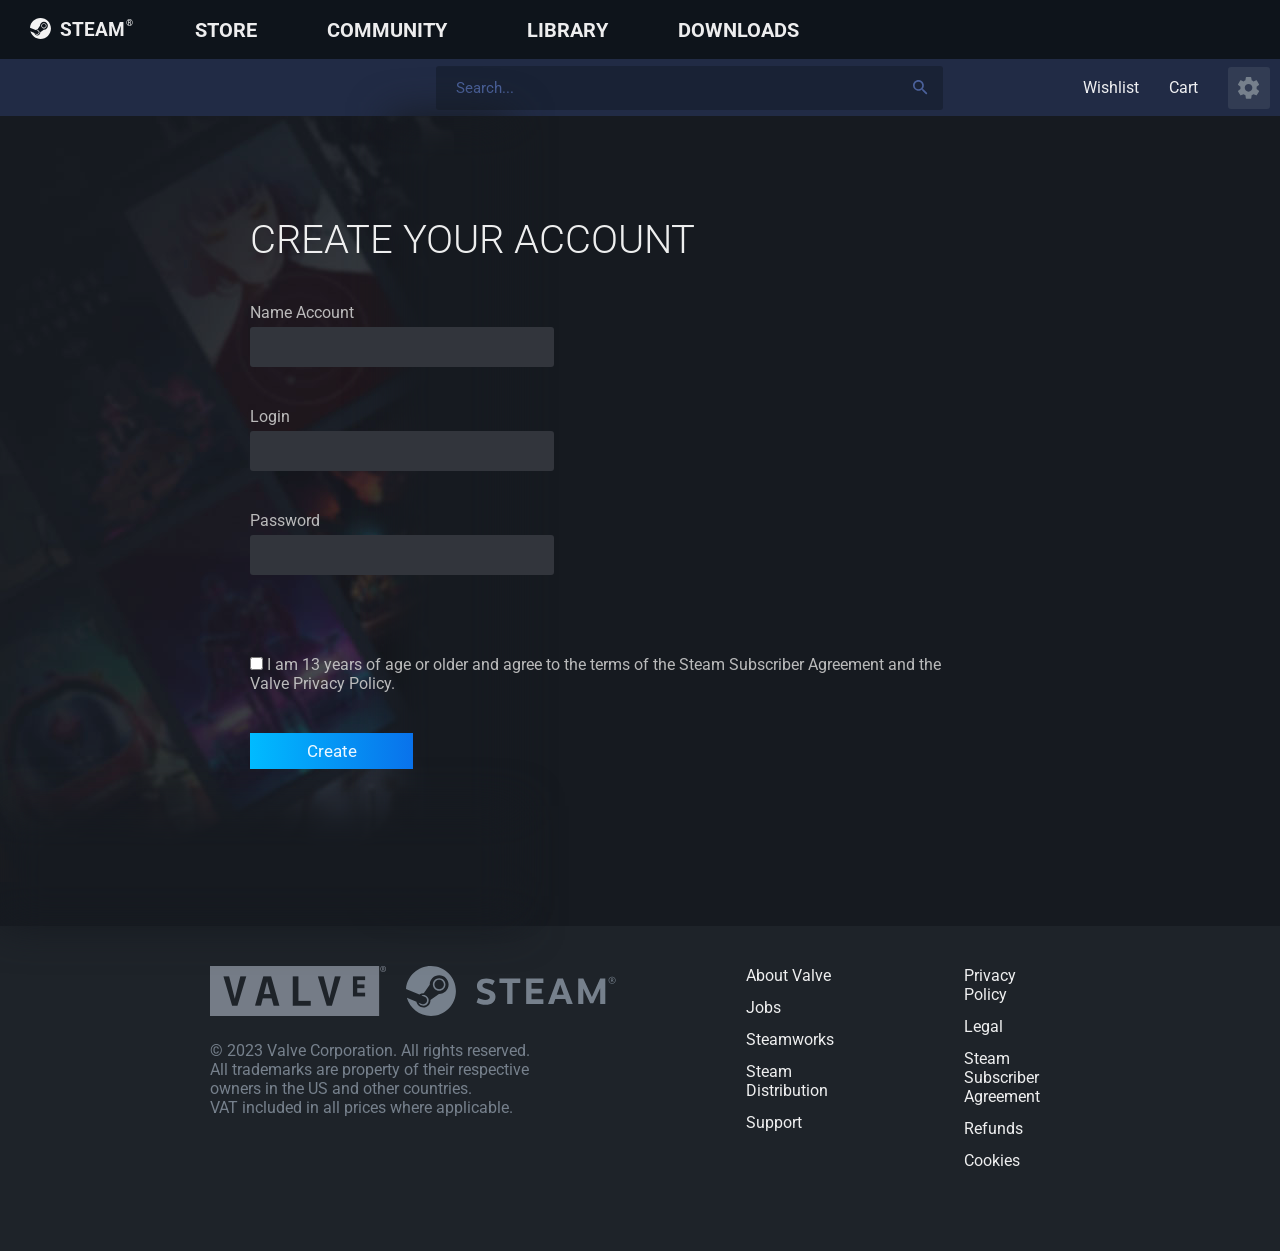
<file: steam_create/steam_create.html>
<!DOCTYPE html>
<html lang="en">

<head>
    <meta charset="UTF-8">
    <meta name="viewport" content="width=device-width, initial-scale=1.0">
    <title>Document</title>
    <link rel="stylesheet" href="/steam_create/css/style-steam_create.css">
</head>

<body>
    <header class="steam__header">
        <!-- Header up -->
        <div class="header__up">
            <!-- Header logo -->
            <div class="header__logo">
                <img src="/img/header/logo/logo-steam.svg" alt="steam-logo" class="header__logo-img">
                <p class="header__logo-name">STEAM</p>
                <p class="header__logo-name-r">®</p>
            </div>
            <!-- Header Nav -->
            <nav class="header__nav">
                
                <ul class="header__nav-list">
                    <ol class="header__link"><a href="/index.html" class="header__link-item header__link-store">Store</a></ol>
                    <ol class="header__link"><a href="#" class="header__link-item header__link-community">Community</a>
                    </ol>
                    <ol class="header__link"><a href="#" class="header__link-item header__link-name">XXXXXX</a></ol>
                    <ol class="header__link"><a href="#" class="header__link-item header__link-library">Library</a></ol>
                    <ol class="header__link"><a href="#" class="header__link-item header__link-download">Downloads</a>
                    </ol>
                </ul>
            </nav>
            <!-- Header Acc -->
            <div class="header__acc-group">
                <div class="header__acc">
                    <img src="/img/header/avatar/ava_1.png" alt="" class="header__acc-image">
                    <a class="header__acc-name" href="/steam_sign-in/steam_sign-in.html">Login</a>
                    <p class="header__acc-balance">$5.46</p>
                    <img src="/img/header/acc group/vector-down.svg" alt="" class="header__acc-down">
                </div>
            </div>
            <div class="header__help-and-view">
                <a href="#" class="header__help">Help</a>
                <a href="#" class="header__view">View <img src="/img/header/acc group/vector-down-ser.svg" alt=""></a>
            </div>
        </div>
        <!-- Header down -->
        <div class="header__down">
            <!-- Header search -->
            <form class="header__search-form">
                <input type="text" placeholder="Search..." class="headre__store-search">
                <img src="img/header/serch and options/search.svg" alt="loupe" class="headre__store-search-loupe">
            </form>
            <!-- Header options -->
            <div class="header__options">
                <a href="/steam_registration/steam_registration.html" class="header__options-group">Wishlist</a>
                <a href="/steam_registration/steam_registration.html" class="header__options-group">Cart</a>
                <a href="#" class="header__options-button"><img src="./img/header/serch and options/options.svg"
                        alt="options" class="header__options-image"></a>
            </div>
        </div>
    </header>
    <!-- Main -->
    <main class="main__reg_steam">
        <div class="main__bacground-blur-1"></div>
        <div class="main__bacground-blur-2"></div>

        <form class="main__reg_group">
            <div class="main__reg_eror">

            </div>
            <p class="main__reg_title">Create your account</p>
            <div class="zaglushka">
                <label for="name" class="main__reg_label">Name Account</label>
                <input type="text" class="main__reg_name reg_input" name="name_acc">
            </div>
            <div class="zaglushka">
                <label for="login" class="main__reg_label">Login</label>
                <input type="text" class="main__reg_login reg_input1" name="log_acc">
            </div>
            <div class="zaglushka">
                <label for="password" class="main__reg_label">Password</label>
                <input type="password" class="main__reg_password reg_input2" name="password_acc">
            </div>
            <div class="main__reg_human"></div>
            <div class="reg_input3">
            <input type="checkbox" name="checkbox" id="checkbox" onclick="checkboxwe()">
            <label for="checkbox" class="main__reg_label">I am 13 years of age or older and agree to the terms of the Steam Subscriber Agreement and the <br>Valve Privacy Policy.</label>
            </div>
            <button type="button" class="main__reg_button" onclick="addValue()">Create</button>
        </form>
    </main>
    <!-- Footer -->
    <footer class="steam__footer">
        <div class="footer__logo-group">
            <div class="footer__logo-image-group">
                <img src="/img/footer/valve_log.svg" alt="">
                <img src="/img/footer/steam_logo.svg" alt="">
            </div>
            <p class="footer__logo-text">© 2023 Valve Corporation. All rights reserved. <br> All trademarks are property
                of
                their respective <br> owners in the US and other countries. <br>
                VAT included in all prices where applicable.</p>
        </div>
        <ul class="footer__links">
            <ol><a href="#" class="footer__link">About Valve</a></ol>
            <ol><a href="#" class="footer__link">Jobs</a></ol>
            <ol><a href="#" class="footer__link">Steamworks</a></ol>
            <ol><a href="#" class="footer__link">Steam Distribution</a></ol>
            <ol><a href="#" class="footer__link">Support</a></ol>
        </ul>
        <ul class="footer__links">
            <ol><a href="#" class="footer__link">Privacy Policy</a></ol>
            <ol><a href="#" class="footer__link">Legal</a></ol>
            <ol><a href="#" class="footer__link">Steam Subscriber Agreement</a></ol>
            <ol><a href="#" class="footer__link">Refunds</a></ol>
            <ol><a href="#" class="footer__link">Cookies</a></ol>
        </ul>
        <div class="footer__mesage">
            <a href="#" class="footer__link-facebook"><img src="/img/footer/facebook_logo.svg" alt=""></a>
            <a href="#" class="footer__link-twitter"><img src="/img/footer/twitter_logo.svg" alt=""></a>
        </div>
    </footer>
</body>
<script src="/steam_create/js/js.js"></script>
</html>
</file>
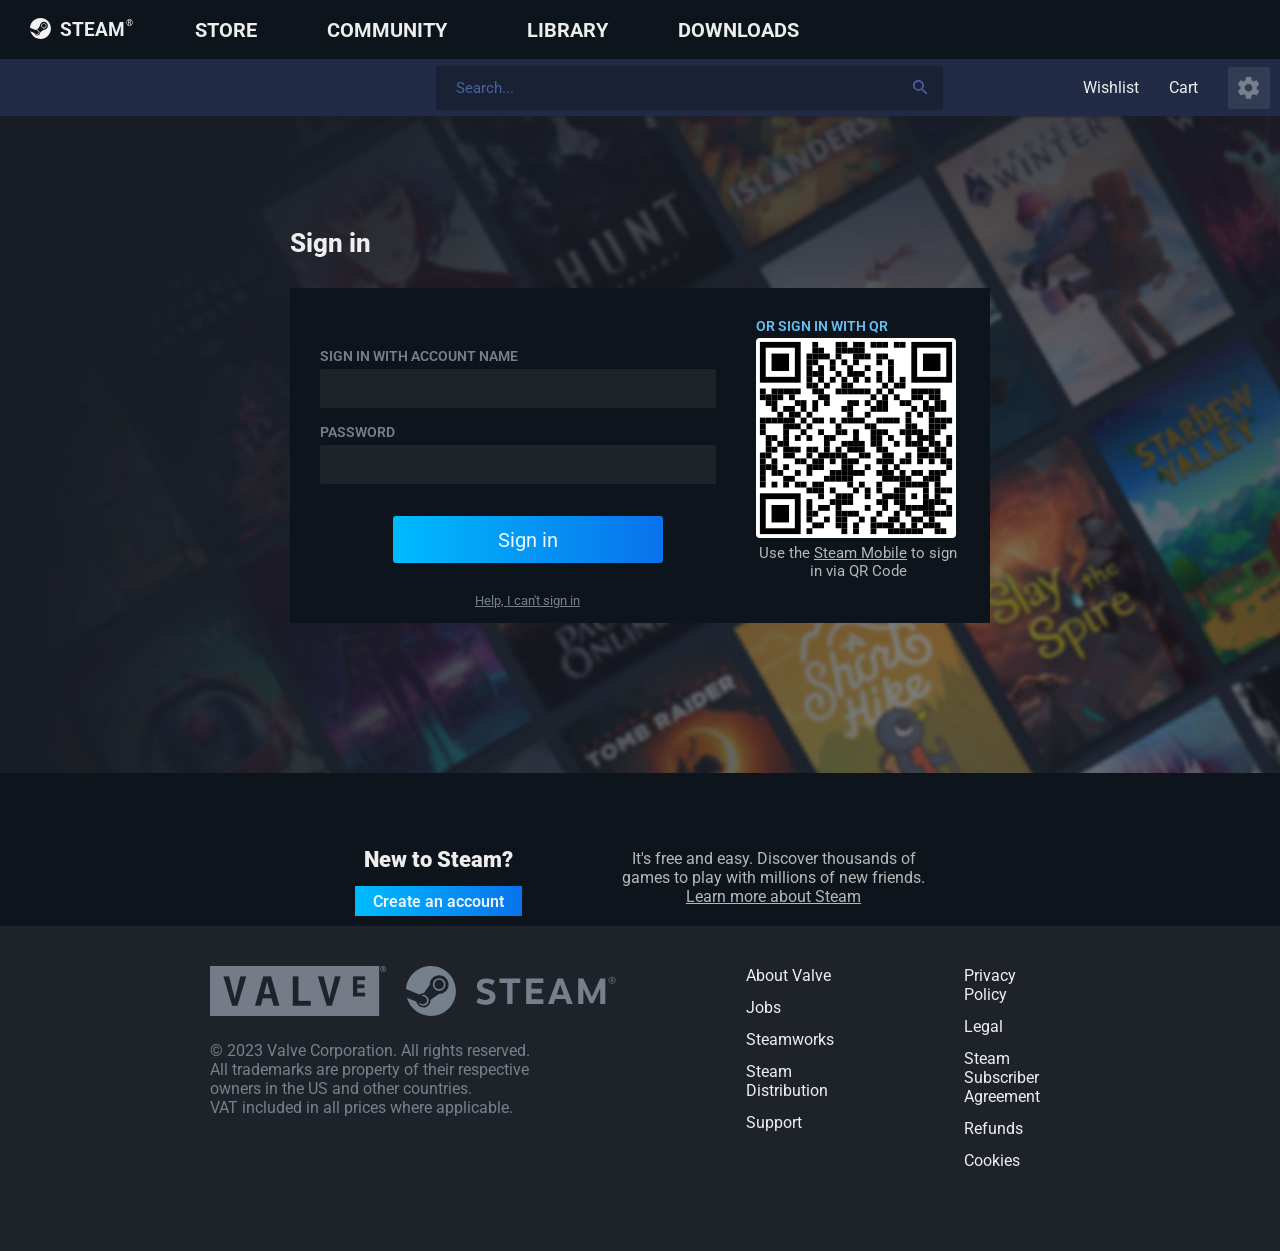
<file: steam_sign-in/steam_sign-in.html>
<!DOCTYPE html>
<html lang="en">

<head>
    <meta charset="UTF-8">
    <meta name="viewport" content="width=device-width, initial-scale=1.0">
    <title>Document</title>
    <link rel="stylesheet" href="./css/steam_sign-in.css">
</head>

<body>
    <header class="steam__header">
        <!-- Header up -->
        <div class="header__up">
            <!-- Header logo -->
            <div class="header__logo">
                <img src="/img/header/logo/logo-steam.svg" alt="steam-logo" class="header__logo-img">
                <p class="header__logo-name">STEAM</p>
                <p class="header__logo-name-r">®</p>
            </div>
            <!-- Header Nav -->
            <nav class="header__nav">
                <ul class="header__nav-list">
                    <ol class="header__link"><a href="#" class="header__link-item header__link-store">Store</a></ol>
                    <ol class="header__link"><a href="#" class="header__link-item header__link-community">Community</a>
                    </ol>
                    <ol class="header__link"><a href="#" class="header__link-item header__link-name">XXXXXX</a></ol>
                    <ol class="header__link"><a href="#" class="header__link-item header__link-library">Library</a></ol>
                    <ol class="header__link"><a href="#" class="header__link-item header__link-download">Downloads</a>
                    </ol>
                </ul>
            </nav>
            <!-- Header Acc -->
            <div class="header__acc-group">
                <div class="header__acc">
                    <img src="/img/header/avatar/ava_1.png" alt="" class="header__acc-image">
                    <a class="header__acc-name" href="/steam_registration/steam_registration.html">Login</a>
                    <p class="header__acc-balance">$5.46</p>
                    <img src="/img/header/acc group/vector-down.svg" alt="" class="header__acc-down">
                </div>
            </div>
            <div class="header__help-and-view">
                <a href="#" class="header__help">Help</a>
                <a href="#" class="header__view">View <img src="/img/header/acc group/vector-down-ser.svg" alt=""></a>
            </div>
        </div>
        <!-- Header down -->
        <div class="header__down">
            <!-- Header search -->
            <form class="header__search-form">
                <input type="text" placeholder="Search..." class="headre__store-search">
                <img src="img/header/serch and options/search.svg" alt="loupe" class="headre__store-search-loupe">
            </form>
            <!-- Header options -->
            <div class="header__options">
                <a href="/steam_registration/steam_registration.html" class="header__options-group">Wishlist</a>
                <a href="/steam_registration/steam_registration.html" class="header__options-group">Cart</a>
                <a href="#" class="header__options-button"><img src="./img/header/serch and options/options.svg"
                        alt="options" class="header__options-image"></a>
            </div>
        </div>
    </header>
    <!-- Main -->
    <main class="main__reg_steam">

        <div class="main__login_group">
            <p class="main__login_menu-title">Sign in</p>
            <div class="main__login_menu">
                <form class="main__login_sign_group">
                    <div class="zaglushka">
                        <label for="login" class="main__login_sign_label" id="login">Sign in with
                            account name</label>
                        <input type="text" name="login" class="main__login_sign_input main__login_sign_label-name">
                    </div>
                    <div class="zaglushka">
                        <label for="password" class="main__login_sign_label" id="password">password</label>
                        <input type="password" name="password" class="main__login_sign_input main__login_sign_label-password">
                    </div>
                    <div class="zaglushka_2">
                        <div class="aliha">Please check your password and account name and try again.</div>
                    </div>
                    <button type="button" onclick="Vivaarium()" class="main__login_sign_button">Sign in</button>
                    <a href="#" class="main__login_sign_help">Help, I can't sign in</a>
                </form>
                <div class="main__login_sign_qr-code-group">
                    <p class="main__login_sign_qr-code-title">Or sign in with QR</p>
                    <img src="img/main/qr-code/qrcode.svg" alt=""
                        class="main__login_sign_qr-code-image">
                    <p class="main__login_sign_qr-code-text">Use the <a href="#"
                            class="main__login_sign_qr-code-text-a">Steam Mobile</a> to sign in via QR Code</p>
                </div>
            </div>
        </div>
        <div class="main__reg_menu">
            <div class="main__reg-group">
                <p class="main__reg-title">New to Steam?</p>
                <a href="/steam_create/steam_create.html"><button class="main__reg-button">Create an account</button></a>
            </div>
            <p class="main__reg_menu-text">It's free and easy. Discover thousands of <br> games to play with millions of new
                friends. <br> <a href="" class="main__reg_menu-text-a">Learn more about Steam</a> </p>
        </div>
    </main>
    <!-- Footer -->
    <footer class="steam__footer">
        <div class="footer__logo-group">
            <div class="footer__logo-image-group">
                <img src="/img/footer/valve_log.svg" alt="">
                <img src="/img/footer/steam_logo.svg" alt="">
            </div>
            <p class="footer__logo-text">© 2023 Valve Corporation. All rights reserved. <br> All trademarks are property
                of
                their respective <br> owners in the US and other countries. <br>
                VAT included in all prices where applicable.</p>
        </div>
        <ul class="footer__links">
            <ol><a href="#" class="footer__link">About Valve</a></ol>
            <ol><a href="#" class="footer__link">Jobs</a></ol>
            <ol><a href="#" class="footer__link">Steamworks</a></ol>
            <ol><a href="#" class="footer__link">Steam Distribution</a></ol>
            <ol><a href="#" class="footer__link">Support</a></ol>
        </ul>
        <ul class="footer__links">
            <ol><a href="#" class="footer__link">Privacy Policy</a></ol>
            <ol><a href="#" class="footer__link">Legal</a></ol>
            <ol><a href="#" class="footer__link">Steam Subscriber Agreement</a></ol>
            <ol><a href="#" class="footer__link">Refunds</a></ol>
            <ol><a href="#" class="footer__link">Cookies</a></ol>
        </ul>
        <div class="footer__mesage">
            <a href="#" class="footer__link-facebook"><img src="/img/footer/facebook_logo.svg" alt=""></a>
            <a href="#" class="footer__link-twitter"><img src="/img/footer/twitter_logo.svg" alt=""></a>
        </div>
    </footer>
</body>
<script src="/steam_sign-in/js/js.js"></script>
</html>
</file>
<file: steam_create/css/style-steam_create.css>
@import url('https://fonts.googleapis.com/css2?family=Roboto:ital,wght@0,100..900;1,100..900&display=swap');

* {
    margin: 0;
    padding: 0;
    box-sizing: border-box;
    font-family: "Roboto", sans-serif;
    scrollbar-width: none;
}

body {
    background-color: #161a20;

}

/* Header */

/* Header up */
.header__up {
    width: 100%;
    height: 59px;
    display: flex;
    padding: 0px 30px;
    background-color: #0E141B;
    align-items: center;

}

/* Header Logo */
.header__logo {
    display: flex;
    align-items: start;
    color: rgba(255, 255, 255, 0.925);
    gap: 9px;
    position: relative;
}

.header__logo-img {
    width: 21px;
    height: 21px;
}

.header__logo-name {
    font-size: 19px;
    font-weight: 700;
}

.header__logo-name-r {
    font-size: 9px;
    position: absolute;
    margin-left: 96px;
}

/* Header Nav */
.header__nav-list {
    display: flex;
    gap: 70px;
    margin-left: 70px;
}

.header__link-item {
    font-size: 20px;
    font-weight: 700;
    color: rgba(255, 255, 255, 0.925);
    text-decoration: none;
    text-transform: uppercase;
}


/* Header Acc */
.header__acc-name {
    text-decoration: none;
}

.header__acc-balance {
    display: none;
}

.header__acc-down {
    display: none;
}

.header__acc-image {
    display: none;
}








.header__acc-group {
    display: flex;
    gap: 20px;
    margin-left: 720px;
    position: relative;
}

.header__acc-people {
    background-color: #1E2329;
    padding: 8px 16.5px;
    border-radius: 5px;
    display: flex;
    align-items: center;
}

.header__acc-notifications {
    background-color: #1E2329;
    padding: 8px 19.99px;
    border-radius: 5px;
    display: flex;
    align-items: center;
}

.header__acc-notifications-numbers {
    width: 18px;
    height: 18px;
    background-color: #66C0F4;
    position: absolute;
    border-radius: 100px;
    display: flex;
    align-items: center;
    justify-content: center;
    margin-left: 118px;
    margin-top: -3px;
    pointer-events: none;
}

.header__acc {

    border-radius: 5px;
    padding: 0px 8px 0px 4px;
    gap: 8px;
    display: flex;
    align-items: center;

}

.header__acc-name {
    font-size: 14px;
    color: rgba(255, 255, 255, 0.925);
}

.header__link-name {
    display: none;
}

.header__link-community {
    margin-right: -60px;
}

.header__acc-balance {
    color: #76808C;
}

.header__help-and-view {
    display: flex;
    margin-left: 20px;
    gap: 15px;
}

.header__help {
    text-decoration: none;
    color: #76808C;
}

.header__view {
    text-decoration: none;
    color: #76808C;
}

/* Header down */
.header__down {
    height: 57px;
    width: 100%;
    background-color: #212B45;
    display: flex;
    align-items: center;
    padding: 10px;
    justify-content: end;
    gap: 140px;
}

/* Header nav */
.header__store-list {
    display: flex;
    align-items: center;
    gap: 50px;
}

.header__store-item {
    text-decoration: none;
    color: rgba(255, 255, 255, 0.925);
    font-weight: 300;
    border-radius: 3px;
    font-size: 17px;
}

.header__store-home {
    padding: 12.5px 29px;
    background-color: #4B619B;
}

/* Header Search */
.header__search-form {
    position: relative;
}

.headre__store-search {
    width: 507px;
    height: 44px;
    border: none;
    border-radius: 3px;
    background-color: #0e141b62;
    padding: 0px 20px;
    font-size: 15px;
    color: rgba(255, 255, 255, 0.925);
    outline: none;

}

.headre__store-search::placeholder {
    color: #4B619B;
}

.headre__store-search-loupe {
    position: absolute;
    margin-left: -30px;
    margin-top: 14px;
}

/* Header options */
.header__options {
    display: flex;
    align-items: center;
    gap: 30px;
}

.header__options-group {
    color: rgba(255, 255, 255, 0.925);
    text-decoration: none;
}

.header__options-button {
    padding: 10px;
    background-color: #76808c31;
    display: flex;
    align-items: center;
    border-radius: 3px;
}

/* Main */
.main__reg_steam {
    width: 100%;
    height: 810px;
    background-image: url("/steam_create/img/main/bakcground/image 2.png");
    display: flex;
    background-repeat: no-repeat;
    position: relative;

}
.main__reg_steam_activ {
    width: 100%;
    height: 912px;
    background-image: url("/steam_create/img/main/bakcground/image 2.png");
    display: flex;
    background-repeat: no-repeat;
    position: relative;

}

.main__bacground-blur-1 {
    width: 120px;
    position: absolute;
    filter: blur(20px);
    height: 780px;
    background-color: #161a20;
    margin-left: 390px;
}

.main__bacground-blur-2 {
    width: 520px;
    position: absolute;
    filter: blur(20px);
    height: 120px;
    background-color: #161a20;
    margin-top: 690px;
}

.zaglushka {
    display: flex;
    flex-direction: column;
    gap: 5px;
}

.main__reg_name {
    width: 304px;
    height: 40px;
    background-color: #32353C;
    border: none;
    border-radius: 3px;
    outline: none;
    padding-left: 5px;
    font-size: 15px;
    color: rgba(255, 255, 255, 0.925);
    padding-left: 20px;
}

.main__reg_login {
    width: 304px;
    height: 40px;
    background-color: #32353C;
    border: none;
    border-radius: 3px;
    outline: none;
    padding-left: 5px;
    font-size: 15px;
    color: rgba(255, 255, 255, 0.925);
    padding-left: 20px;
}

.main__reg_password {
    width: 304px;
    height: 40px;
    background-color: #32353C;
    border: none;
    border-radius: 3px;
    outline: none;
    padding-left: 5px;
    font-size: 15px;
    color: rgba(255, 255, 255, 0.925);
    padding-left: 20px;
}

.main__reg_label {
    color: rgba(199, 199, 199, 0.925);
    font-size: 16px;
}

.main__reg_group {
    display: flex;
    flex-direction: column;
    gap: 40px;
    z-index: 1;
    margin-left: 250px;
    margin-top: 100px;
}

.main__reg_title {
    color: rgba(255, 255, 255, 0.925);
    font-size: 40px;
    text-transform: uppercase;
    font-weight: 300;
}

.main__reg_button {
    width: 163px;
    height: 36px;
    color: rgba(255, 255, 255, 0.925);
    background: linear-gradient(90deg, rgba(0, 187, 255, 1) 0%, rgba(9, 114, 235, 1) 100%);
    border: none;
    font-size: 17px;
}
.main__reg_eror {
    display: none;
}
.main__reg_eror-activ{
    display: flex;
    flex-direction: column;
    gap: 5px;
    color: rgba(255, 255, 255, 0.925);
    background-color: #000000;
    padding: 10px;
    border: 2px solid rgb(136, 42, 42);
}

/* Footer */
.steam__footer {
    width: 100%;
    height: 325px;
    background-color: #1E2329;
    padding: 40px 210px;
    display: flex;
    gap: 130px;
}

.footer__logo-text {
    color: #76808C;
    font-size: 16px;
}

.footer__logo-image-group {
    display: flex;
    gap: 20px;
}

.footer__logo-group {
    display: flex;
    flex-direction: column;
    gap: 25px;
}

.footer__links {

    display: flex;
    flex-direction: column;
    gap: 13px;
}

.footer__link {
    text-decoration: none;
    color: rgba(255, 255, 255, 0.925);
    font-size: 16px;
}

.footer__mesage {
    display: flex;
    gap: 10px;
    align-items: start;
    margin-left: 180px;
}
</file>
<file: steam_sign-in/css/steam_sign-in.css>
@import url('https://fonts.googleapis.com/css2?family=Roboto:ital,wght@0,100..900;1,100..900&display=swap');

* {
    margin: 0;
    padding: 0;
    box-sizing: border-box;
    font-family: "Roboto", sans-serif;
    scrollbar-width: none;
}

body {
    background-color: #202A3B;

}

/* Header */

/* Header up */
.header__up {
    width: 100%;
    height: 59px;
    display: flex;
    padding: 0px 30px;
    background-color: #0E141B;
    align-items: center;

}

/* Header Logo */
.header__logo {
    display: flex;
    align-items: start;
    color: rgba(255, 255, 255, 0.925);
    gap: 9px;
    position: relative;
}

.header__logo-img {
    width: 21px;
    height: 21px;
}

.header__logo-name {
    font-size: 19px;
    font-weight: 700;
}

.header__logo-name-r {
    font-size: 9px;
    position: absolute;
    margin-left: 96px;
}

/* Header Nav */
.header__nav-list {
    display: flex;
    gap: 70px;
    margin-left: 70px;
}

.header__link-item {
    font-size: 20px;
    font-weight: 700;
    color: rgba(255, 255, 255, 0.925);
    text-decoration: none;
    text-transform: uppercase;
}


/* Header Acc */
.header__acc-name {
    text-decoration: none;
}

.header__acc-balance {
    display: none;
}

.header__acc-down {
    display: none;
}

.header__acc-image {
    display: none;
}








.header__acc-group {
    display: flex;
    gap: 20px;
    margin-left: 720px;
    position: relative;
}

.header__acc-people {
    background-color: #1E2329;
    padding: 8px 16.5px;
    border-radius: 5px;
    display: flex;
    align-items: center;
}

.header__acc-notifications {
    background-color: #1E2329;
    padding: 8px 19.99px;
    border-radius: 5px;
    display: flex;
    align-items: center;
}

.header__acc-notifications-numbers {
    width: 18px;
    height: 18px;
    background-color: #66C0F4;
    position: absolute;
    border-radius: 100px;
    display: flex;
    align-items: center;
    justify-content: center;
    margin-left: 118px;
    margin-top: -3px;
    pointer-events: none;
}

.header__acc {

    border-radius: 5px;
    padding: 0px 8px 0px 4px;
    gap: 8px;
    display: flex;
    align-items: center;

}

.header__acc-name {
    font-size: 14px;
    color: rgba(255, 255, 255, 0.925);
}

.header__link-name {
    display: none;
}

.header__link-community {
    margin-right: -60px;
}

.header__acc-balance {
    color: #76808C;
}

.header__help-and-view {
    display: flex;
    margin-left: 20px;
    gap: 15px;
}

.header__help {
    text-decoration: none;
    color: #76808C;
}

.header__view {
    text-decoration: none;
    color: #76808C;
}

/* Header down */
.header__down {
    height: 57px;
    width: 100%;
    background-color: #212B45;
    display: flex;
    align-items: center;
    padding: 10px;
    justify-content: end;
    gap: 140px;
}

/* Header nav */
.header__store-list {
    display: flex;
    align-items: center;
    gap: 50px;
}

.header__store-item {
    text-decoration: none;
    color: rgba(255, 255, 255, 0.925);
    font-weight: 300;
    border-radius: 3px;
    font-size: 17px;
}

.header__store-home {
    padding: 12.5px 29px;
    background-color: #4B619B;
}

/* Header Search */
.header__search-form {
    position: relative;
}

.headre__store-search {
    width: 507px;
    height: 44px;
    border: none;
    border-radius: 3px;
    background-color: #0e141b62;
    padding: 0px 20px;
    font-size: 15px;
    color: rgba(255, 255, 255, 0.925);
    outline: none;

}

.headre__store-search::placeholder {
    color: #4B619B;
}

.headre__store-search-loupe {
    position: absolute;
    margin-left: -30px;
    margin-top: 14px;
}

/* Header options */
.header__options {
    display: flex;
    align-items: center;
    gap: 30px;
}

.header__options-group {
    color: rgba(255, 255, 255, 0.925);
    text-decoration: none;
}

.header__options-button {
    padding: 10px;
    background-color: #76808c31;
    display: flex;
    align-items: center;
    border-radius: 3px;
}

/* Main */
.main__reg_steam {
    width: 100%;
    height: 810px;
    background-image: url("/steam_sign-in/img/main/bakcground/image.png");
    display: flex;
    align-items: center;
    justify-content: end;
    gap: 150px;
    flex-direction: column;
}

.main__login_menu {
    width: 700px;
    height: 335px;
    background-color: #0e141b;
    padding: 30px;
    display: flex;
}

.main__login_sign_qr-code-image {
    width: 200px;
    border-radius: 4px;
    height: 200px;
}

.main__reg_menu {
    width: 100%;
    height: 153px;
    background-color: #0e141b;

}

.main__login_sign_qr-code-group {
    width: 100%;
    height: 200px;
    display: flex;
    flex-direction: column;
    margin-left: 40px;
}

.main__login_sign_qr-code-title {
    font-size: 14px;
    text-transform: uppercase;
    color: #66C0F4;
    font-weight: 600;
    margin-bottom: 4px;
}

.main__login_sign_qr-code-text {
    margin-top: 6px;
    font-size: 15px;
    text-align: center;
    color: rgba(197, 197, 197, 0.925);
}

.main__login_sign_qr-code-text-a {
    color: rgba(197, 197, 197, 0.925);
}

.main__login_menu-title {
    color: rgba(255, 255, 255, 0.925);
    font-size: 26px;
    font-weight: 800;
    position: absolute;
    margin-top: -60px;
}

.main__login_group {
    height: 335px;
    position: relative;
}

/* Sign menu */
.main__login_sign_group {
    display: flex;
    flex-direction: column;
    align-items: start;
    justify-content: center;
    gap: 16px;
}

.main__login_sign_input {
    width: 396px;
    height: 39px;
    border: none;
    border-radius: 2px;
    background-color: #1E2329;
    outline: none;
    padding-left: 10px;
    color: rgba(255, 255, 255, 0.925);
}

.main__login_sign_checkbox-name {
    color: #76808C;
}

.main__login_sign_checkbox {
    background-color: #1E2329;
    outline: none;
}

.main__login_sign_checkbox {
    width: 20px;
    height: 20px;
}

.main__login_sign_label {
    font-size: 14px;
    text-transform: uppercase;
    color: #76808C;
    font-weight: 600;
}

.zaglushka {
    display: flex;
    flex-direction: column;
    gap: 5px;
}

.zaglushka_2 {
    display: flex;
    gap: 10px;
}

.main__login_sign_label-name {
    color: #66C0F4;
}

.main__login_sign_button {
    width: 270px;
    height: 47px;
    margin-left: 73px;
    background: linear-gradient(90deg, rgba(0, 187, 255, 1) 0%, rgba(9, 114, 235, 1) 100%);
    border: none;
    border-radius: 3px;
    color: rgba(255, 255, 255, 0.925);
    font-size: 20px;
}

.main__login_sign_help {
    color: #76808C;
    font-size: 13px;
    margin-left: 155px;
    position: absolute;
    margin-top: 290px;
}

.main__reg_menu {
    display: flex;
    justify-content: center;
    align-items: end;
    padding: 10px;
    gap: 100px;
}

.main__reg-title {
    font-size: 22px;
    font-weight: 900;
    color: rgba(255, 255, 255, 0.925);
}

.main__reg-button {
    width: 167px;
    height: 30px;
    background: linear-gradient(90deg, rgba(0, 187, 255, 1) 0%, rgba(9, 114, 235, 1) 100%);
    border: none;
    color: rgba(255, 255, 255, 0.925);
    font-size: 16px;
    font-weight: 600;
}

.main__reg-group {
    display: flex;
    flex-direction: column;
    align-items: center;
    gap: 14px;
}

.main__reg_menu-text {
    font-size: 16px;
    color: rgba(197, 197, 197, 0.925);
    text-align: center;
    margin-bottom: 10px;

}

.main__reg_menu-text-a {
    color: rgba(197, 197, 197, 0.925);
}
.aliha {
display: none;
}
.aliha-activ {
    color: red;
    font-size: 13px;
    margin-left: 20px;
    display: flex;

}

/* Footer */
.steam__footer {
    width: 100%;
    height: 325px;
    background-color: #1E2329;
    padding: 40px 210px;
    display: flex;
    gap: 130px;
}

.footer__logo-text {
    color: #76808C;
    font-size: 16px;
}

.footer__logo-image-group {
    display: flex;
    gap: 20px;
}

.footer__logo-group {
    display: flex;
    flex-direction: column;
    gap: 25px;
}

.footer__links {

    display: flex;
    flex-direction: column;
    gap: 13px;
}

.footer__link {
    text-decoration: none;
    color: rgba(255, 255, 255, 0.925);
    font-size: 16px;
}

.footer__mesage {
    display: flex;
    gap: 10px;
    align-items: start;
    margin-left: 180px;
}
</file>
